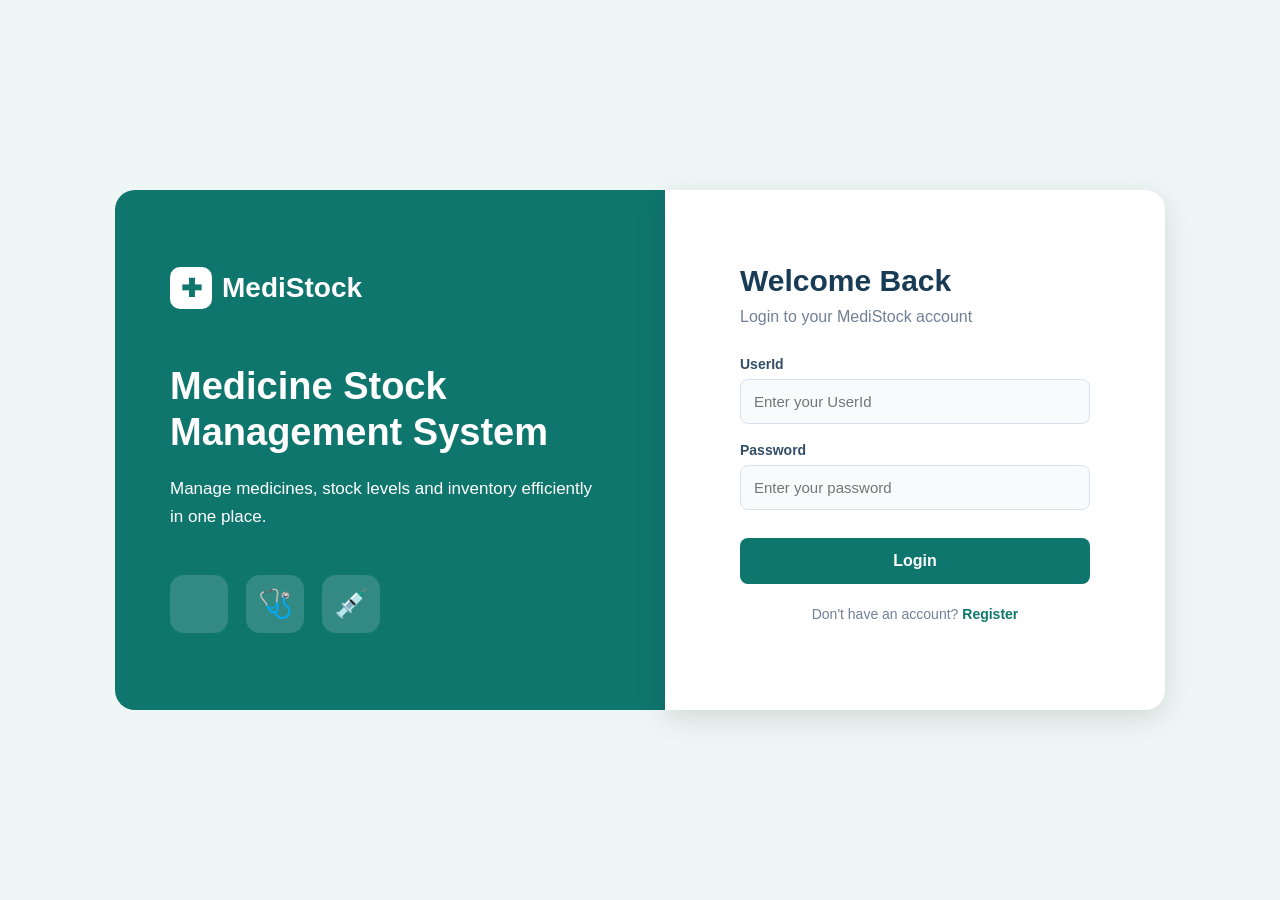
<file: index.html>
<!doctype html>
<html lang="en">
  <head>
    <meta charset="UTF-8" />
    <meta name="viewport" content="width=device-width, initial-scale=1.0" />
    <meta http-equiv="refresh" content="0; url=frontend/index.html" />
    <title>MediStock</title>
    <script>
      window.location.replace("frontend/index.html");
    </script>
  </head>
  <body>
    <p>
      Opening MediStock… <a href="frontend/index.html">Continue to login</a>
    </p>
  </body>
</html>
</file>
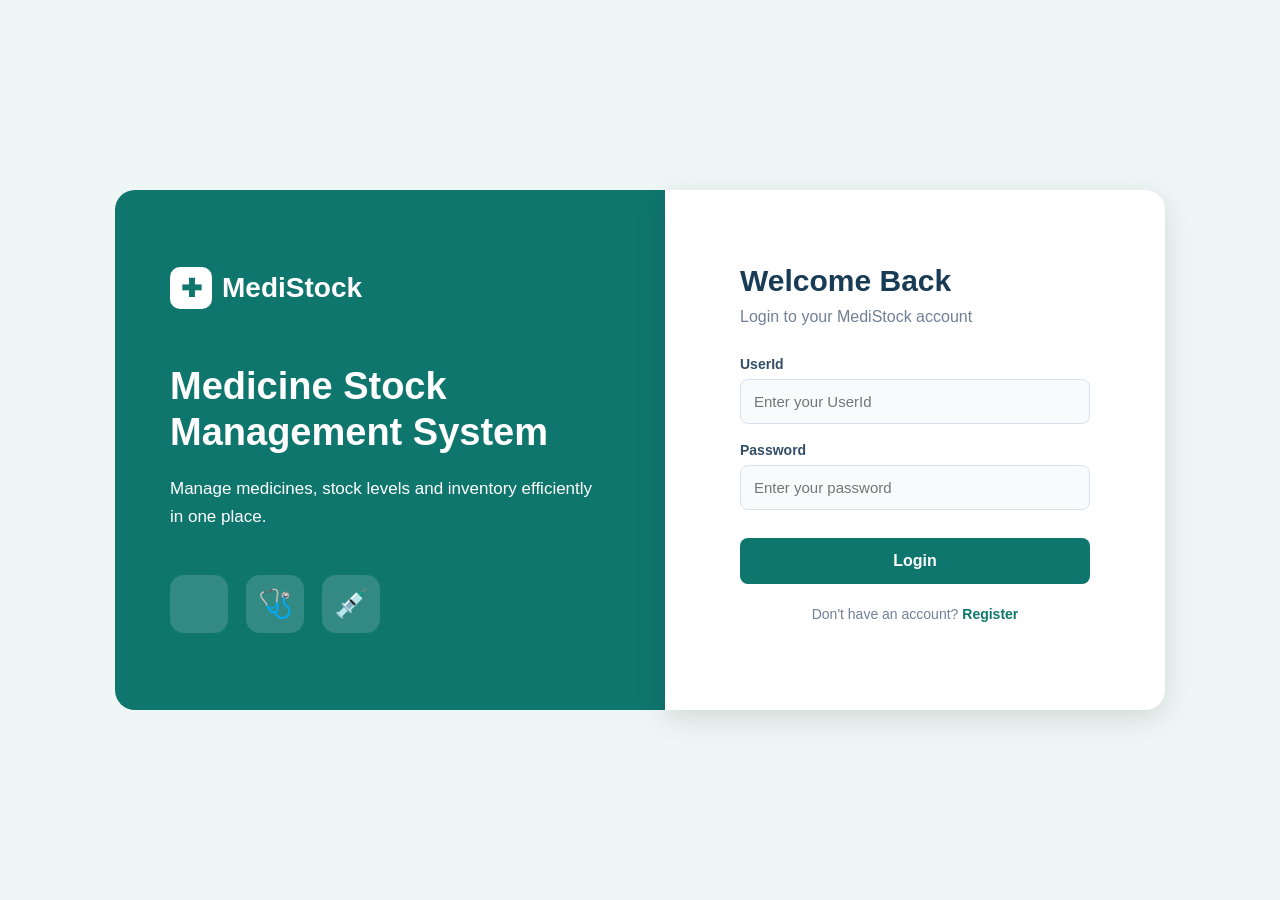
<file: frontend/index.html>
<!doctype html>
<html lang="en">
  <head>
    <meta charset="UTF-8" />
    <meta name="viewport" content="width=device-width, initial-scale=1.0" />

    <link rel="stylesheet" href="style.css" />
    <script src="runtime-config.js"></script>
    <script src="script.js" defer></script>

    <title>MediStock - Login</title>
  </head>

  <body>
    <div class="login-page">
      <div class="medicine-section">
        <div class="brand">
          <span class="brand-icon">✚</span>
          <span>MediStock</span>
        </div>

        <h1>Medicine Stock<br />Management System</h1>

        <p>
          Manage medicines, stock levels and inventory efficiently in one place.
        </p>

        <div class="medicine-icons">
          <span></span>
          <span>🩺</span>
          <span>💉</span>
        </div>
      </div>

      <div class="login-section">
        <div class="login-box">
          <h2>Welcome Back</h2>

          <p class="login-subtitle">Login to your MediStock account</p>

          <label for="username">UserId</label>

          <input type="text" id="username" placeholder="Enter your UserId" />

          <label for="password">Password</label>

          <input
            type="password"
            id="password"
            placeholder="Enter your password"
          />

          <button onclick="login()">Login</button>

          <p class="register-text">
            Don't have an account?
            <a href="register.html">Register</a>
          </p>
        </div>
      </div>
    </div>
  </body>
</html>
</file>
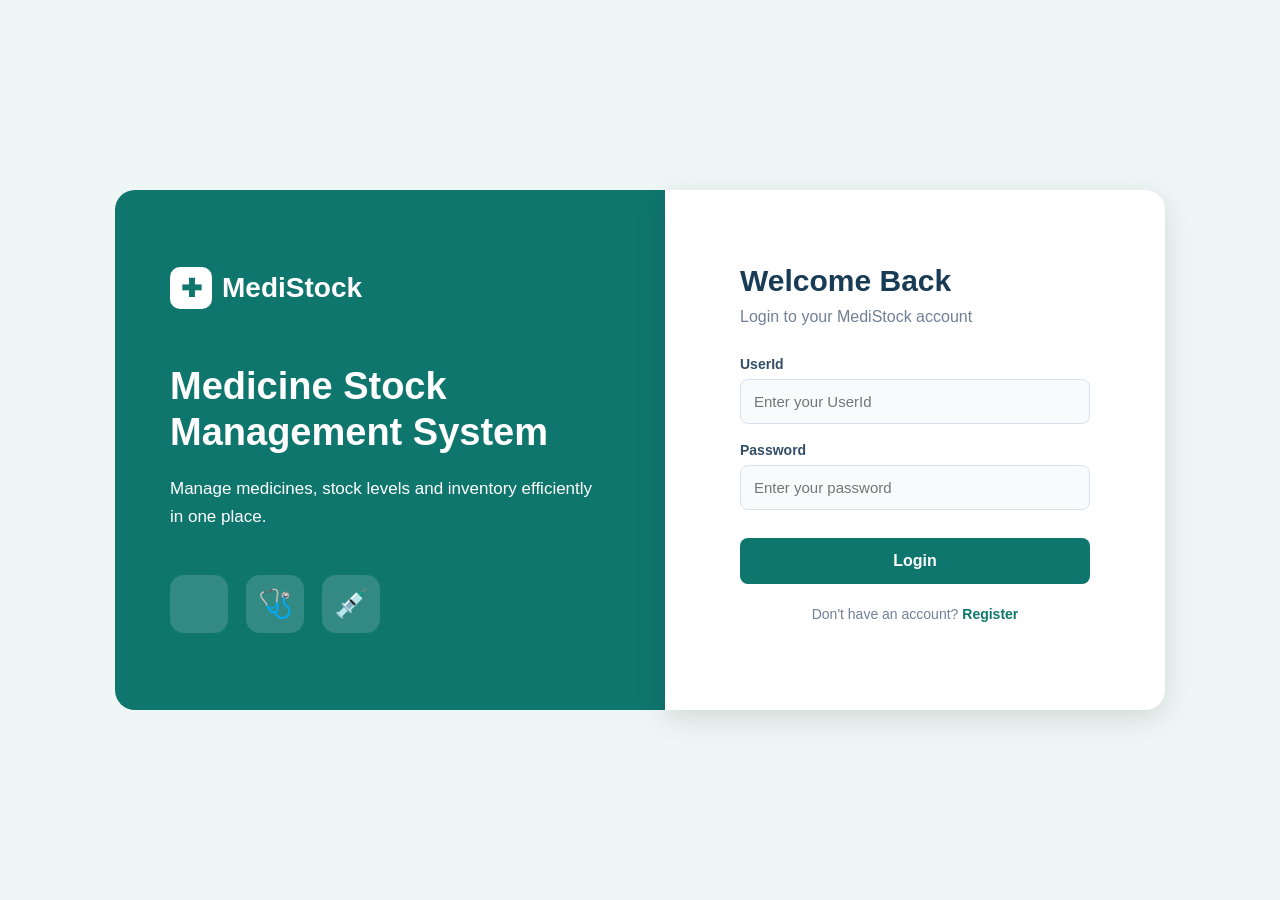
<file: frontend/dashboard.html>
<!doctype html>
<html lang="en">
  <head>
    <meta charset="UTF-8" />
    <meta name="viewport" content="width=device-width, initial-scale=1.0" />
    <link rel="stylesheet" href="style.css" />
    <script src="runtime-config.js"></script>
    <script src="script.js" defer></script>
    <title>MediStock | Inventory</title>
  </head>
  <body class="dashboard-page">
    <div class="dashboard-shell">
      <aside class="dashboard-sidebar">
        <a
          class="dashboard-brand"
          href="dashboard.html"
          aria-label="MediStock home"
        >
          <span class="brand-mark">M</span>
          <span>MediStock<small>PHARMACY INVENTORY</small></span>
        </a>
        <p class="sidebar-label">WORKSPACE</p>
        <nav class="dashboard-nav" aria-label="Main navigation">
          <a class="nav-link active" href="#overview"
            ><span class="nav-icon">▦</span>Overview</a
          >
          <a class="nav-link" href="#inventory" onclick="viewMedicine()"
            ><span class="nav-icon">▤</span>Medicine stock</a
          >
          <button class="nav-link" type="button" onclick="addMedicine()">
            <span class="nav-icon">＋</span>Add medicine
          </button>
        </nav>
        <div class="sidebar-bottom">
          <div class="sidebar-status"><span></span>Inventory system active</div>
          <button class="nav-link logout-link" type="button" onclick="logout()">
            <span class="nav-icon">↪</span>Log out
          </button>
        </div>
      </aside>

      <main class="dashboard-main" id="overview">
        <header class="dashboard-topbar">
          <div class="breadcrumb">Workspace <span>/</span> Overview</div>
          <div class="topbar-user">
            <span class="user-avatar">P</span
            ><span id="loggedInUser">User<small>Administrator</small></span>
          </div>
        </header>

        <div class="dashboard-content">
          <section class="page-heading">
            <div>
              <p class="eyebrow">INVENTORY CONTROL</p>
              <h1 id="welcomeHeading">Welcome</h1>
              <p class="page-description">
                Here is your pharmacy stock at a glance.
              </p>
            </div>
            <button
              class="primary-button"
              type="button"
              onclick="addMedicine()"
            >
              <span>＋</span> Add medicine
            </button>
          </section>

          <section class="metric-grid" aria-label="Inventory summary">
            <article class="metric-card">
              <div class="metric-label">
                Total products <span class="metric-icon teal">▤</span>
              </div>
              <strong id="productCount">0</strong
              ><small>Unique medicines in stock</small>
            </article>
            <article class="metric-card">
              <div class="metric-label">
                Units on hand <span class="metric-icon blue">▦</span>
              </div>
              <strong id="unitCount">0</strong
              ><small>Across all products</small>
            </article>
            <article class="metric-card">
              <div class="metric-label">
                Low stock <span class="metric-icon amber">!</span>
              </div>
              <strong id="lowStockCount">0</strong
              ><small>Products below 25 units</small>
            </article>
            <article class="metric-card">
              <div class="metric-label">
                Stock value <span class="metric-icon coral">₹</span>
              </div>
              <strong id="stockValue">₹0.00</strong
              ><small>Estimated retail value</small>
            </article>
          </section>

          <section class="inventory-panel" id="inventory">
            <div class="panel-heading">
              <div>
                <h2>Medicine inventory</h2>
                <p>Review and manage current stock levels.</p>
              </div>
              <div class="inventory-tools">
                <label class="search-box"
                  ><span aria-hidden="true">⌕</span
                  ><input
                    type="search"
                    id="searchInput"
                    placeholder="Search medicines...."
                    oninput="searchMedicine()"
                    aria-label="Search medicines"
                /></label>
              </div>
            </div>
            <div class="table-scroll">
              <table id="medicineTable">
                <thead>
                  <tr>
                    <th>MEDICINE</th>
                    <th>MEDICINE ID</th>
                    <th>QUANTITY</th>
                    <th>UNIT PRICE</th>
                    <th>EXPIRY DATE</th>
                    <th>STATUS</th>
                    <th><span class="visually-hidden">Actions</span></th>
                  </tr>
                </thead>
                <tbody id="medicineTableBody"></tbody>
              </table>
            </div>
            <div class="table-footer">
              <span id="inventoryCount">Showing 3 medicines</span
              ><span>Stock levels update as you make changes</span>
            </div>
          </section>

          <section id="addMedicineForm" class="add-medicine-panel" hidden>
            <div class="panel-heading">
              <div>
                <h2>Add a medicine</h2>
                <p>Enter product details to add it to your inventory.</p>
              </div>
              <button
                class="close-form"
                type="button"
                onclick="closeMedicineForm()"
                aria-label="Close form"
              >
                ×
              </button>
            </div>
            <form
              class="medicine-form"
              onsubmit="
                event.preventDefault();
                saveMedicine();
              "
            >
              <label
                >Medicine name<input
                  type="text"
                  id="medicineName"
                  placeholder="e.g. Ibuprofen 200mg"
                  required
              /></label>
              <label
                >Medicine ID<input
                  type="text"
                  id="medicineId"
                  placeholder="e.g. MED-1004"
                  required
              /></label>
              <label
                >Quantity<input
                  type="number"
                  id="quantity"
                  min="0"
                  placeholder="0"
                  required
              /></label>
              <label
                >Unit price<input
                  type="number"
                  id="price"
                  min="0"
                  step="0.01"
                  placeholder="0.00"
                  required
              /></label>
              <label
                >Expiry date<input type="date" id="expiryDate" required
              /></label>
              <div class="form-actions">
                <button
                  class="secondary-button"
                  type="button"
                  onclick="closeMedicineForm()"
                >
                  Cancel</button
                ><button class="primary-button" type="submit">
                  Save medicine
                </button>
              </div>
            </form>
          </section>
          <footer class="dashboard-footer">
            MediStock <span>•</span> Inventory overview
          </footer>
        </div>
      </main>
    </div>
  </body>
</html>
</file>
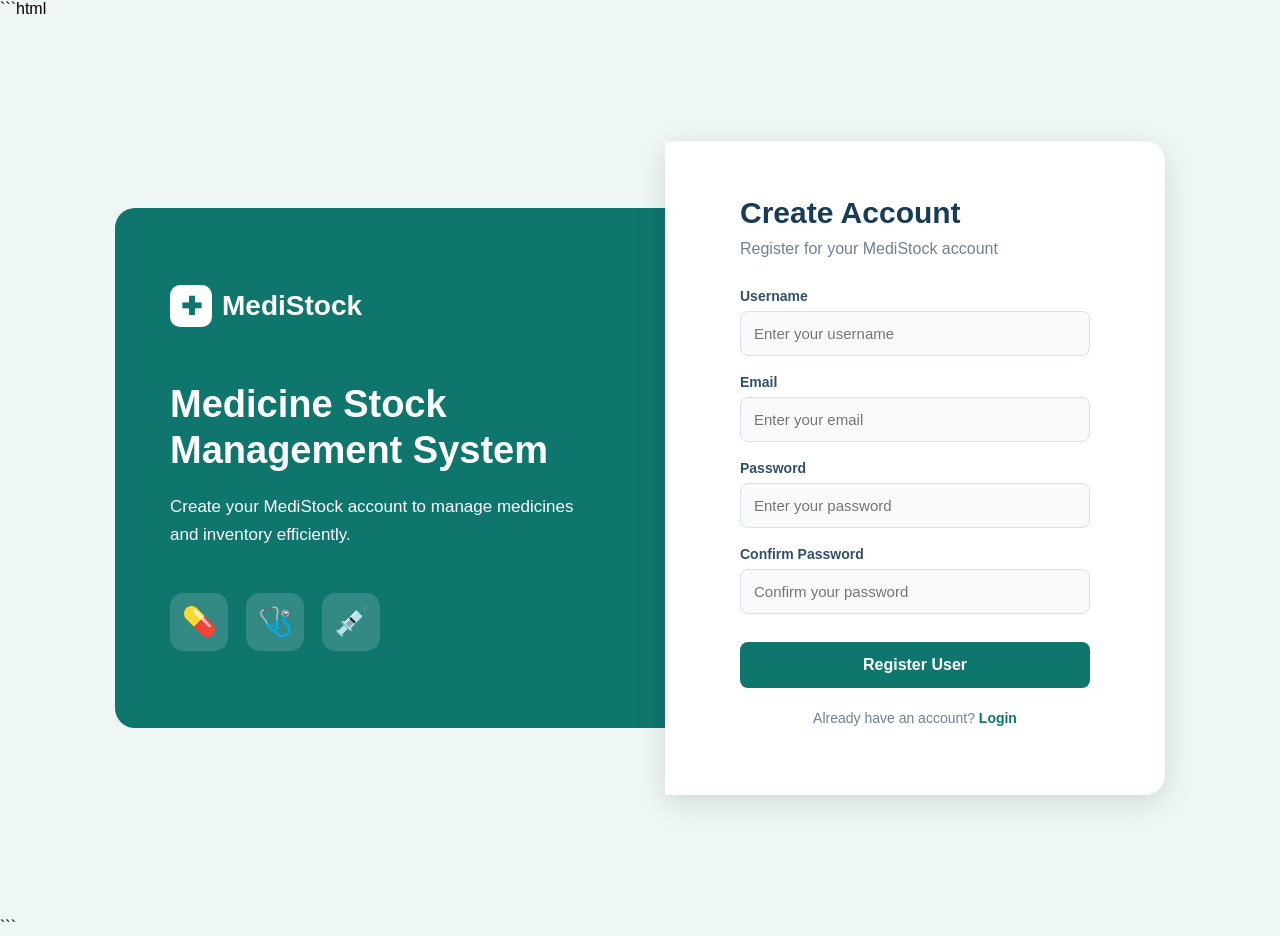
<file: frontend/register.html>
```html
<!doctype html>
<html lang="en">
  <head>
    <meta charset="UTF-8" />
    <meta name="viewport" content="width=device-width, initial-scale=1.0" />

    <link rel="stylesheet" href="style.css" />
    <script src="runtime-config.js"></script>
    <script src="script.js" defer></script>

    <title>MediStock - Registration</title>
  </head>

  <body>
    <div class="login-page">
      <div class="medicine-section">
        <div class="brand">
          <span class="brand-icon">✚</span>
          <span>MediStock</span>
        </div>

        <h1>Medicine Stock<br />Management System</h1>

        <p>
          Create your MediStock account to manage medicines and inventory
          efficiently.
        </p>

        <div class="medicine-icons">
          <span>💊</span>
          <span>🩺</span>
          <span>💉</span>
        </div>
      </div>

      <div class="login-section">
        <div class="login-box">
          <h2>Create Account</h2>

          <p class="login-subtitle">Register for your MediStock account</p>

          <label for="registerUsername">Username</label>

          <input
            type="text"
            id="registerUsername"
            placeholder="Enter your username"
          />

          <label for="registerEmail">Email</label>

          <input
            type="email"
            id="registerEmail"
            placeholder="Enter your email"
          />

          <label for="registerPassword">Password</label>

          <input
            type="password"
            id="registerPassword"
            placeholder="Enter your password"
          />

          <label for="confirmPassword">Confirm Password</label>

          <input
            type="password"
            id="confirmPassword"
            placeholder="Confirm your password"
          />

          <button onclick="registerUser()">Register User</button>

          <p class="register-text">
            Already have an account?
            <a href="index.html">Login</a>
          </p>
        </div>
      </div>
    </div>
  </body>
</html>
```
</file>
<file: frontend/style.css>
/* =========================
MEDISTOCK LOGIN PAGE
========================= */

body {
margin: 0;
padding: 0;
font-family: Arial, sans-serif;
background: #eef7f5;
}

.login-page {
min-height: 100vh;
display: flex;
align-items: center;
justify-content: center;
padding: 30px;
box-sizing: border-box;
}

.medicine-section {
width: 50%;
max-width: 550px;
min-height: 520px;
background: #0f766e;
color: white;
padding: 55px;
box-sizing: border-box;
border-radius: 20px 0 0 20px;
display: flex;
flex-direction: column;
justify-content: center;
}

.brand {
display: flex;
align-items: center;
gap: 10px;
font-size: 28px;
font-weight: bold;
margin-bottom: 55px;
}

.brand-icon {
background: white;
color: #0f766e;
width: 42px;
height: 42px;
border-radius: 10px;
display: flex;
align-items: center;
justify-content: center;
font-size: 25px;
}

.medicine-section h1 {
font-size: 38px;
line-height: 1.2;
margin: 0 0 20px;
}

.medicine-section p {
font-size: 17px;
line-height: 1.6;
margin: 0;
max-width: 430px;
}

.medicine-icons {
display: flex;
gap: 18px;
margin-top: 45px;
}

.medicine-icons span {
width: 58px;
height: 58px;
background: rgba(255, 255, 255, 0.15);
border-radius: 14px;
display: flex;
align-items: center;
justify-content: center;
font-size: 28px;
}

.login-section {
width: 50%;
max-width: 500px;
min-height: 520px;
background: white;
padding: 55px;
box-sizing: border-box;
border-radius: 0 20px 20px 0;
display: flex;
align-items: center;
justify-content: center;
box-shadow: 0 8px 30px rgba(0, 0, 0, 0.12);
}

.login-box {
width: 100%;
max-width: 350px;
}

.login-box h2 {
margin: 0;
color: #183b56;
font-size: 30px;
}

.login-subtitle {
color: #718096;
margin: 10px 0 30px;
}

.login-box label {
display: block;
margin-top: 18px;
margin-bottom: 7px;
color: #334e68;
font-weight: bold;
font-size: 14px;
}

.login-box input {
width: 100%;
padding: 13px;
box-sizing: border-box;
border: 1px solid #d9e2ec;
border-radius: 8px;
background: #f8fafc;
color: #1f2937;
font-size: 15px;
outline: none;
}

.login-box input:focus {
border-color: #0f766e;
background: white;
}

.login-box button {
width: 100%;
padding: 14px;
margin-top: 28px;
border: none;
border-radius: 8px;
background: #0f766e;
color: white;
font-size: 16px;
font-weight: bold;
cursor: pointer;
}

.login-box button:hover {
background: #0b5f59;
}

.register-text {
text-align: center;
margin-top: 22px;
color: #718096;
font-size: 14px;
}

.login-box a {
text-decoration: none;
color: #0f766e;
font-weight: bold;
}

/* =========================
RESPONSIVE LOGIN PAGE
========================= */

@media (max-width: 800px) {

.login-page {
    padding: 20px;
}

.medicine-section {
    display: none;
}

.login-section {
    width: 100%;
    max-width: 450px;
    border-radius: 20px;
    min-height: auto;
}


}

.dashboard-page {
    min-width: 320px;
    min-height: 100vh;
    overflow-x: clip;
    background: #f4f7f6;
    color: #23332f;
    font-family: "Segoe UI", sans-serif;
}

.dashboard-shell { min-height: 100vh; }
.dashboard-sidebar {
    position: fixed;
    inset: 0 auto 0 0;
    z-index: 2;
    display: flex;
    flex-direction: column;
    width: 244px;
    padding: 26px 18px 20px;
    box-sizing: border-box;
    background: #173c36;
    color: #e7f2ef;
}
.dashboard-brand { display: flex; align-items: center; gap: 12px; color: inherit; text-decoration: none; font-size: 17px; font-weight: 700; }
.dashboard-brand small, .topbar-user small { display: block; margin-top: 4px; font-size: 9px; font-weight: 600; letter-spacing: 1px; opacity: .65; }
.brand-mark { display: grid; width: 38px; height: 38px; place-items: center; border-radius: 11px; background: #d3ef7a; color: #173c36; font-size: 20px; }
.sidebar-label { margin: 48px 10px 12px; color: #8eaaa3; font-size: 10px; font-weight: 700; letter-spacing: 1.2px; }
.dashboard-nav { display: grid; gap: 6px; }
.nav-link { display: flex; align-items: center; gap: 12px; width: 100%; min-height: 44px; padding: 0 12px; box-sizing: border-box; border: 0; border-radius: 7px; background: transparent; color: #bfd0cb; text-align: left; text-decoration: none; font: inherit; font-size: 13px; cursor: pointer; }
.nav-link:hover, .nav-link.active { background: #28564e; color: #fff; }
.nav-link.active { box-shadow: inset 3px 0 #d3ef7a; }
.nav-icon { display: inline-grid; width: 20px; place-items: center; font-size: 18px; }
.sidebar-bottom { margin-top: auto; }
.sidebar-status { display: flex; align-items: center; gap: 8px; padding: 13px 10px 20px; color: #9eb8b1; font-size: 11px; }
.sidebar-status span { width: 7px; height: 7px; border-radius: 50%; background: #9dd572; box-shadow: 0 0 0 3px rgba(157,213,114,.13); }
.logout-link { border-top: 1px solid rgba(255,255,255,.1); border-radius: 0; }
.dashboard-main { min-height: 100vh; margin-left: 244px; }
.dashboard-topbar { display: flex; height: 72px; align-items: center; justify-content: space-between; padding: 0 42px; border-bottom: 1px solid #e4eae7; background: rgba(255,255,255,.8); }
.breadcrumb { color: #8a9994; font-size: 12px; }
.breadcrumb span { padding: 0 8px; color: #c1ccc8; }
.topbar-user { display: flex; align-items: center; gap: 10px; color: #31443e; font-size: 12px; font-weight: 600; }
.topbar-user small { color: #87958f; font-size: 10px; font-weight: 400; letter-spacing: 0; }
.user-avatar { display: grid; width: 34px; height: 34px; place-items: center; border-radius: 50%; background: #e5efe8; color: #27604f; font-size: 13px; }
.dashboard-content { width: min(1320px, 100%); margin: 0 auto; padding: 36px 42px 24px; box-sizing: border-box; }
.page-heading { display: flex; align-items: center; justify-content: space-between; gap: 20px; margin-bottom: 27px; }
.eyebrow { margin: 0 0 8px; color: #47816d; font-size: 10px; font-weight: 700; letter-spacing: 1.3px; }
.page-heading h1 { margin: 0; color: #20352f; font-size: 27px; font-weight: 650; }
.page-description { margin: 8px 0 0; color: #82908a; font-size: 13px; }
.primary-button, .secondary-button { display: inline-flex; min-height: 40px; align-items: center; justify-content: center; gap: 7px; padding: 0 15px; border: 0; border-radius: 6px; font: inherit; font-size: 12px; font-weight: 650; cursor: pointer; }
.primary-button { background: #216b57; color: #fff; box-shadow: 0 3px 7px rgba(33,107,87,.13); }
.primary-button:hover { background: #185543; }
.primary-button span { font-size: 17px; font-weight: 400; }
.secondary-button { border: 1px solid #dce5e1; background: #fff; color: #51635d; }
.metric-grid { display: grid; grid-template-columns: repeat(4, minmax(0, 1fr)); gap: 14px; margin-bottom: 22px; }
.metric-card { min-height: 132px; padding: 17px 18px; box-sizing: border-box; border: 1px solid #e7ece9; border-radius: 8px; background: #fff; }
.metric-label { display: flex; align-items: center; justify-content: space-between; color: #76847e; font-size: 11px; font-weight: 600; }
.metric-icon { display: grid; width: 29px; height: 29px; place-items: center; border-radius: 7px; font-size: 14px; font-weight: 700; }
.metric-icon.teal { background: #e1f2eb; color: #2f8064; }
.metric-icon.blue { background: #e7f0f9; color: #4277a3; }
.metric-icon.amber { background: #fff1d9; color: #b37a20; }
.metric-icon.coral { background: #fce9e3; color: #bd674c; }
.metric-card strong { display: block; margin: 10px 0 3px; color: #263c35; font-size: 24px; font-weight: 650; }
.metric-card > small { color: #9aa59f; font-size: 10px; }
.inventory-panel, .add-medicine-panel { border: 1px solid #e6ece9; border-radius: 8px; background: #fff; }
.panel-heading { display: flex; align-items: center; justify-content: space-between; gap: 18px; padding: 20px 21px; }
.panel-heading h2 { margin: 0; color: #2c4039; font-size: 15px; font-weight: 650; }
.panel-heading p { margin: 5px 0 0; color: #919d98; font-size: 11px; }
.search-box { display: flex; width: 230px; height: 36px; align-items: center; gap: 9px; padding: 0 10px; box-sizing: border-box; border: 1px solid #e2e9e5; border-radius: 5px; color: #87958f; }
.search-box > span { font-size: 20px; line-height: 1; }
.search-box input { width: 100%; min-width: 0; border: 0; outline: 0; color: #2f413a; font: inherit; font-size: 11px; }
.search-box input::placeholder { color: #a5afaa; }
.table-scroll { overflow-x: auto; }
#medicineTable { width: 100%; border-collapse: collapse; text-align: left; white-space: nowrap; }
#medicineTable th { padding: 12px 15px; border-top: 1px solid #edf1ef; border-bottom: 1px solid #edf1ef; background: #fafcfb; color: #99a59f; font-size: 9px; font-weight: 700; letter-spacing: .65px; }
#medicineTable th:first-child, #medicineTable td:first-child { padding-left: 21px; }
#medicineTable td { padding: 14px 15px; border-bottom: 1px solid #eff2f0; color: #66756e; font-size: 11px; }
#medicineTable tbody tr:last-child td { border-bottom: 0; }
#medicineTable .medicine-name { color: #334940; font-weight: 650; }
.stock-badge { display: inline-block; padding: 5px 8px; border-radius: 4px; font-size: 9px; font-weight: 650; }
.stock-badge.in-stock { background: #e5f4ec; color: #397c59; }
.stock-badge.low-stock { background: #fff2dd; color: #a97621; }
.row-actions { text-align: right; }
.row-actions button { padding: 4px 5px; border: 0; background: transparent; color: #477565; font: inherit; font-size: 10px; cursor: pointer; }
.row-actions button:last-child { margin-left: 5px; color: #b56a5a; }
.table-footer { display: flex; justify-content: space-between; gap: 12px; padding: 13px 21px; border-top: 1px solid #edf1ef; color: #99a59f; font-size: 10px; }
.add-medicine-panel { margin-top: 18px; }
.add-medicine-panel[hidden] { display: none; }
.close-form { width: 30px; height: 30px; border: 0; border-radius: 5px; background: #f1f5f3; color: #61736b; font-size: 20px; cursor: pointer; }
.medicine-form { display: grid; grid-template-columns: repeat(3, minmax(0, 1fr)); gap: 15px; padding: 0 21px 21px; }
.medicine-form label { display: grid; gap: 7px; color: #5d7068; font-size: 10px; font-weight: 650; }
.medicine-form input { width: 100%; height: 38px; padding: 0 10px; box-sizing: border-box; border: 1px solid #dfe7e3; border-radius: 5px; background: #fbfcfb; color: #344840; font: inherit; font-size: 11px; }
.medicine-form input:focus { border-color: #47816d; outline: 2px solid rgba(71,129,109,.12); }
.form-actions { display: flex; grid-column: 1 / -1; justify-content: flex-end; gap: 8px; padding-top: 4px; }
.dashboard-footer { padding: 22px 2px 0; color: #9aa59f; font-size: 10px; }
.dashboard-footer span { padding: 0 5px; color: #c2cec8; }
.visually-hidden { position: absolute; width: 1px; height: 1px; overflow: hidden; clip: rect(0, 0, 0, 0); white-space: nowrap; }

@media (max-width: 1000px) {
    .dashboard-sidebar { width: 210px; }
    .dashboard-main { margin-left: 210px; }
    .dashboard-content { padding-right: 25px; padding-left: 25px; }
    .dashboard-topbar { padding-right: 25px; padding-left: 25px; }
    .metric-grid { grid-template-columns: repeat(2, minmax(0, 1fr)); }
}
@media (max-width: 680px) {
    .dashboard-sidebar { position: static; width: 100%; height: auto; padding: 12px 16px; }
    .dashboard-brand small, .sidebar-label, .sidebar-bottom { display: none; }
    .dashboard-nav { grid-template-columns: repeat(3, 1fr); gap: 4px; margin-top: 12px; }
    .nav-link { justify-content: center; gap: 6px; min-height: 38px; padding: 0 5px; font-size: 10px; }
    .nav-link.active { box-shadow: inset 0 -2px #d3ef7a; }
    .nav-icon { width: auto; font-size: 15px; }
    .dashboard-main { margin-left: 0; }
    .dashboard-topbar { height: 55px; padding: 0 17px; }
    .dashboard-content { padding: 25px 16px 20px; }
    .page-heading { align-items: flex-start; }
    .page-heading h1 { font-size: 22px; }
    .page-heading .primary-button { flex: 0 0 auto; padding: 0 10px; font-size: 10px; }
    .metric-grid { gap: 9px; }
    .metric-card { min-height: 116px; padding: 13px; }
    .panel-heading { align-items: flex-start; flex-direction: column; padding: 17px; }
    .inventory-tools, .search-box { width: 100%; }
    .table-footer { padding: 12px 15px; font-size: 9px; }
    .medicine-form { grid-template-columns: repeat(2, minmax(0, 1fr)); padding: 0 17px 17px; }
}
@media (max-width: 400px) {
    .nav-link { flex-direction: column; gap: 2px; height: 48px; }
    .topbar-user { font-size: 10px; }
    .page-heading { flex-direction: column; }
    .metric-card strong { font-size: 21px; }
    .medicine-form { grid-template-columns: 1fr; }
}
</file>
